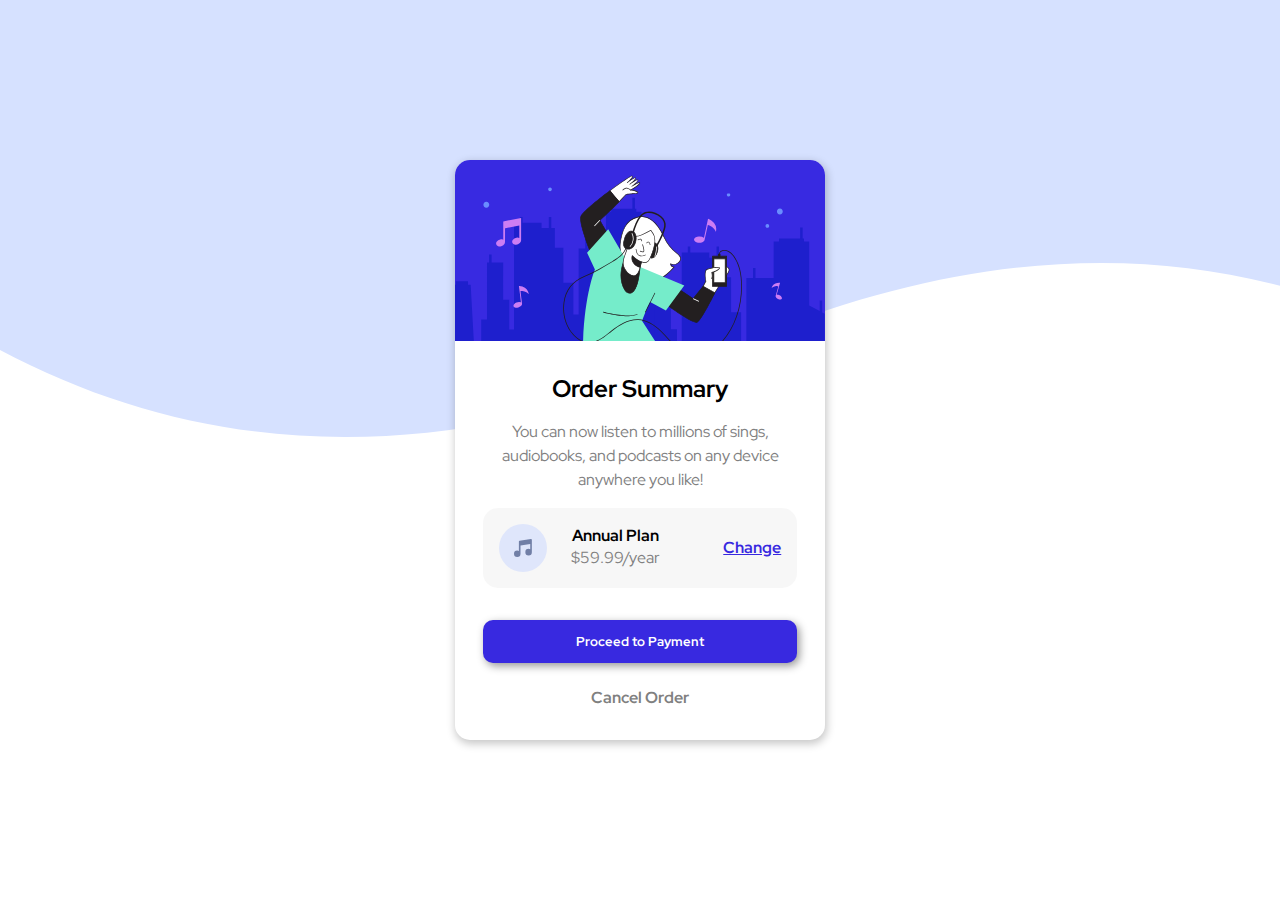
<file: index.html>
<!DOCTYPE html>
<html lang="en">
<head>
  <meta charset="UTF-8">
  <meta name="viewport" content="width=device-width, initial-scale=1.0"> 

  <link rel="icon" type="image/png" sizes="32x32" href="./images/AnimeFilterAvatarThumbnail.png">

  <link rel="stylesheet" href="style.css">
  
  <title>Frontend Mentor | Order summary card</title>
</head>
<body>

  <main>

    <div class="card-container">
        <img src="images/illustration-hero.svg" alt="card-img">

        <h2>Order Summary</h2>

        <p>You can now listen to millions of sings, audiobooks, and podcasts on any device anywhere you like!</p>

        <div class="card-plan">
          
          <div class="planDescript">
          <img src="./images/icon-music.svg" alt="Music Icon">
            <div class="planText">
              <h4>Annual Plan</h4>
              <p>$59.99/year</p>
            </div>
          </div>

          <a href="#">Change</a>

        </div>

        <div class="pay-btn">
          <input type="button"  value="Proceed to Payment">
        </div>

        <a href="#">Cancel Order</a>
    </div>

  </main>
 
</body>
</html>
</file>
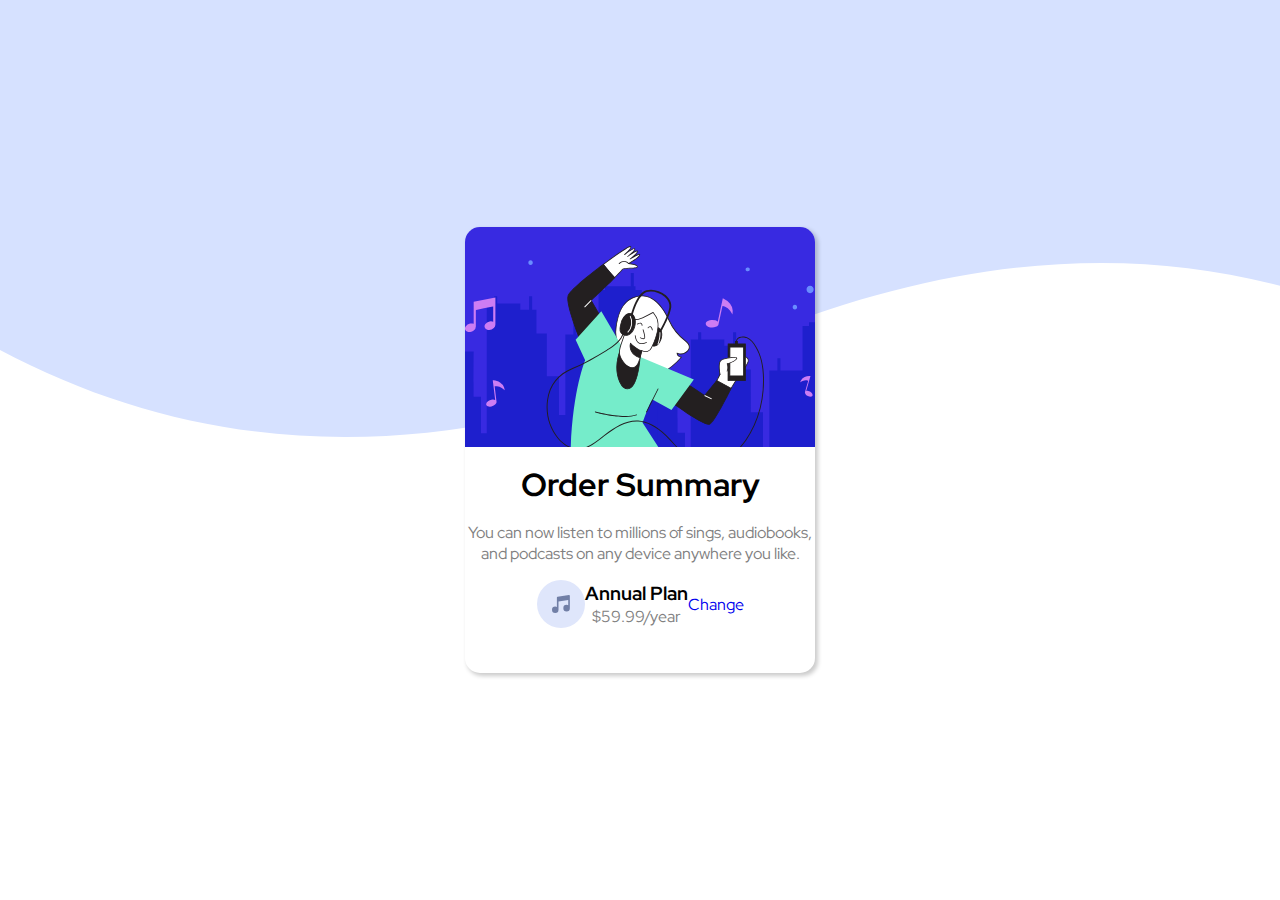
<file: order-summary-component-main/index.html>
<!DOCTYPE html>
<html lang="en">
<head>
  <meta charset="UTF-8">
  <meta name="viewport" content="width=device-width, initial-scale=1.0"> 

  <link rel="icon" type="image/png" sizes="32x32" href="./images/AnimeFilterAvatarThumbnail.png">

  <link rel="stylesheet" href="style.css">
  
  <title>Frontend Mentor | Order summary card</title>
</head>
<body>

  <main>

    <div class="card-container">
        <img src="images/illustration-hero.svg" alt="card-img">

        <h1>Order Summary</h1>

        <p>You can now listen to millions of sings, audiobooks, and podcasts on any device anywhere you like.</p>

        <div class="card-plan">
          
          <div class="planDescript">
          <img src="./images/icon-music.svg" alt="Music Icon">
            <div class="planText">
              <h3>Annual Plan</h3>
              <p>$59.99/year</p>
            </div>
          </div>

          <a href="#">Change</a>

        </div>
    </div>

  </main>
 
</body>
</html>
</file>
<file: style.css>
@import url("https://fonts.googleapis.com/css2?family=Red+Hat+Display:wght@500;700;900&display=swap");
* {
  margin: 0;
  padding: 0;
  box-sizing: border-box;
  font-family: "Red Hat Display", sa;
}

main {
  height: 100vh;
  display: flex;
  justify-content: center;
  align-items: center;
  flex-direction: column;
  background: url("./images/pattern-background-desktop.svg") no-repeat;
}

a, input {
  cursor: pointer;
}

/*
 *  
 *   ##Device = Most of the Smartphones Mobiles (Portrait)
 *   ##Screen = 320px to 479px
 */
@media (min-width: 240px) and (max-width: 480px) {
  main {
    background: url("./images/pattern-background-mobile.svg") no-repeat fill;
  }
}

.card-container {
  width: 370px;
  border-radius: 15px;
  box-shadow: 1px 3px 8px 1px rgba(5, 5, 5, 0.219);
  background-color: white;
  padding-bottom: 2rem;
  overflow: hidden;
  display: flex;
  justify-content: center;
  align-items: center;
  flex-direction: column;
  text-align: center;
}

.card-container h2 {
  margin: 2rem 0rem 1rem 0rem;
}

.card-container p {
  color: grey;
  padding: 0rem 1rem;
  line-height: 1.5;
}

.card-container img {
  width: 100%;
  height: 40%;
}

.card-container .card-plan {
  display: flex;
  justify-content: space-between;
  align-items: center;
  flex-direction: row;
  padding: 1rem;
  margin: 1rem 0rem;
  background-color: rgba(173, 166, 166, 0.096);
  border-radius: 15px;
  width: 85%;
}

.card-container .card-plan .planDescript {
  display: flex;
  justify-content: center;
  align-items: center;
  flex-direction: row;
}

.card-container .card-plan .planDescript .planText {
  margin-left: .5rem;
}

.card-container .card-plan a {
  color: #3829e0;
  text-decoration: underline;
}

.card-container .card-plan a:hover {
  text-decoration: none;
  color: #7280a7;
}

.card-container .pay-btn {
  width: 100%;
}

.card-container .pay-btn input[type=button] {
  width: 85%;
  padding: .8rem 0rem;
  border-radius: 10px;
  border: none;
  color: white;
  background-color: #3829e0;
  font-weight: 700;
  box-shadow: 2.5px 3px 8px rgba(0, 0, 0, 0.411);
  margin: 1rem 0rem 1.5rem 0rem;
}

.card-container .pay-btn input[type=button]:hover {
  background-color: #7280a7;
}

.card-container a {
  color: grey;
  font-weight: 700;
  text-decoration: none;
}

.card-container a:hover {
  color: #1f2f56;
}
</file>
<file: order-summary-component-main/style.css>
@import url("https://fonts.googleapis.com/css2?family=Red+Hat+Display:wght@500;700;900&display=swap");
* {
  margin: 0;
  padding: 0;
  box-sizing: border-box;
  text-decoration: none;
  font-family: "Red Hat Display", sa;
}

main {
  height: 100vh;
  display: flex;
  justify-content: center;
  align-items: center;
  flex-direction: column;
  background: url("./images/pattern-background-desktop.svg") no-repeat;
}

/*
 *  
 *   ##Device = Most of the Smartphones Mobiles (Portrait)
 *   ##Screen = 320px to 479px
 */
@media (min-width: 240px) and (max-width: 480px) {
  main {
    background: url("./images/pattern-background-mobile.svg") no-repeat fill;
  }
}

.card-container {
  width: 350px;
  border-radius: 15px;
  box-shadow: 2.5px 2.5px 4px rgba(5, 5, 5, 0.205);
  padding-bottom: 1.8rem;
  overflow: hidden;
  display: flex;
  justify-content: center;
  align-items: center;
  flex-direction: column;
  text-align: center;
}

.card-container h1 {
  margin: 1rem 0rem;
}

.card-container p {
  color: grey;
}

.card-container .card-plan {
  display: flex;
  justify-content: space-between;
  align-items: center;
  flex-direction: row;
  padding: 1rem 0rem;
}

.card-container .card-plan .planDescript {
  display: flex;
  justify-content: center;
  align-items: center;
  flex-direction: row;
}
</file>
